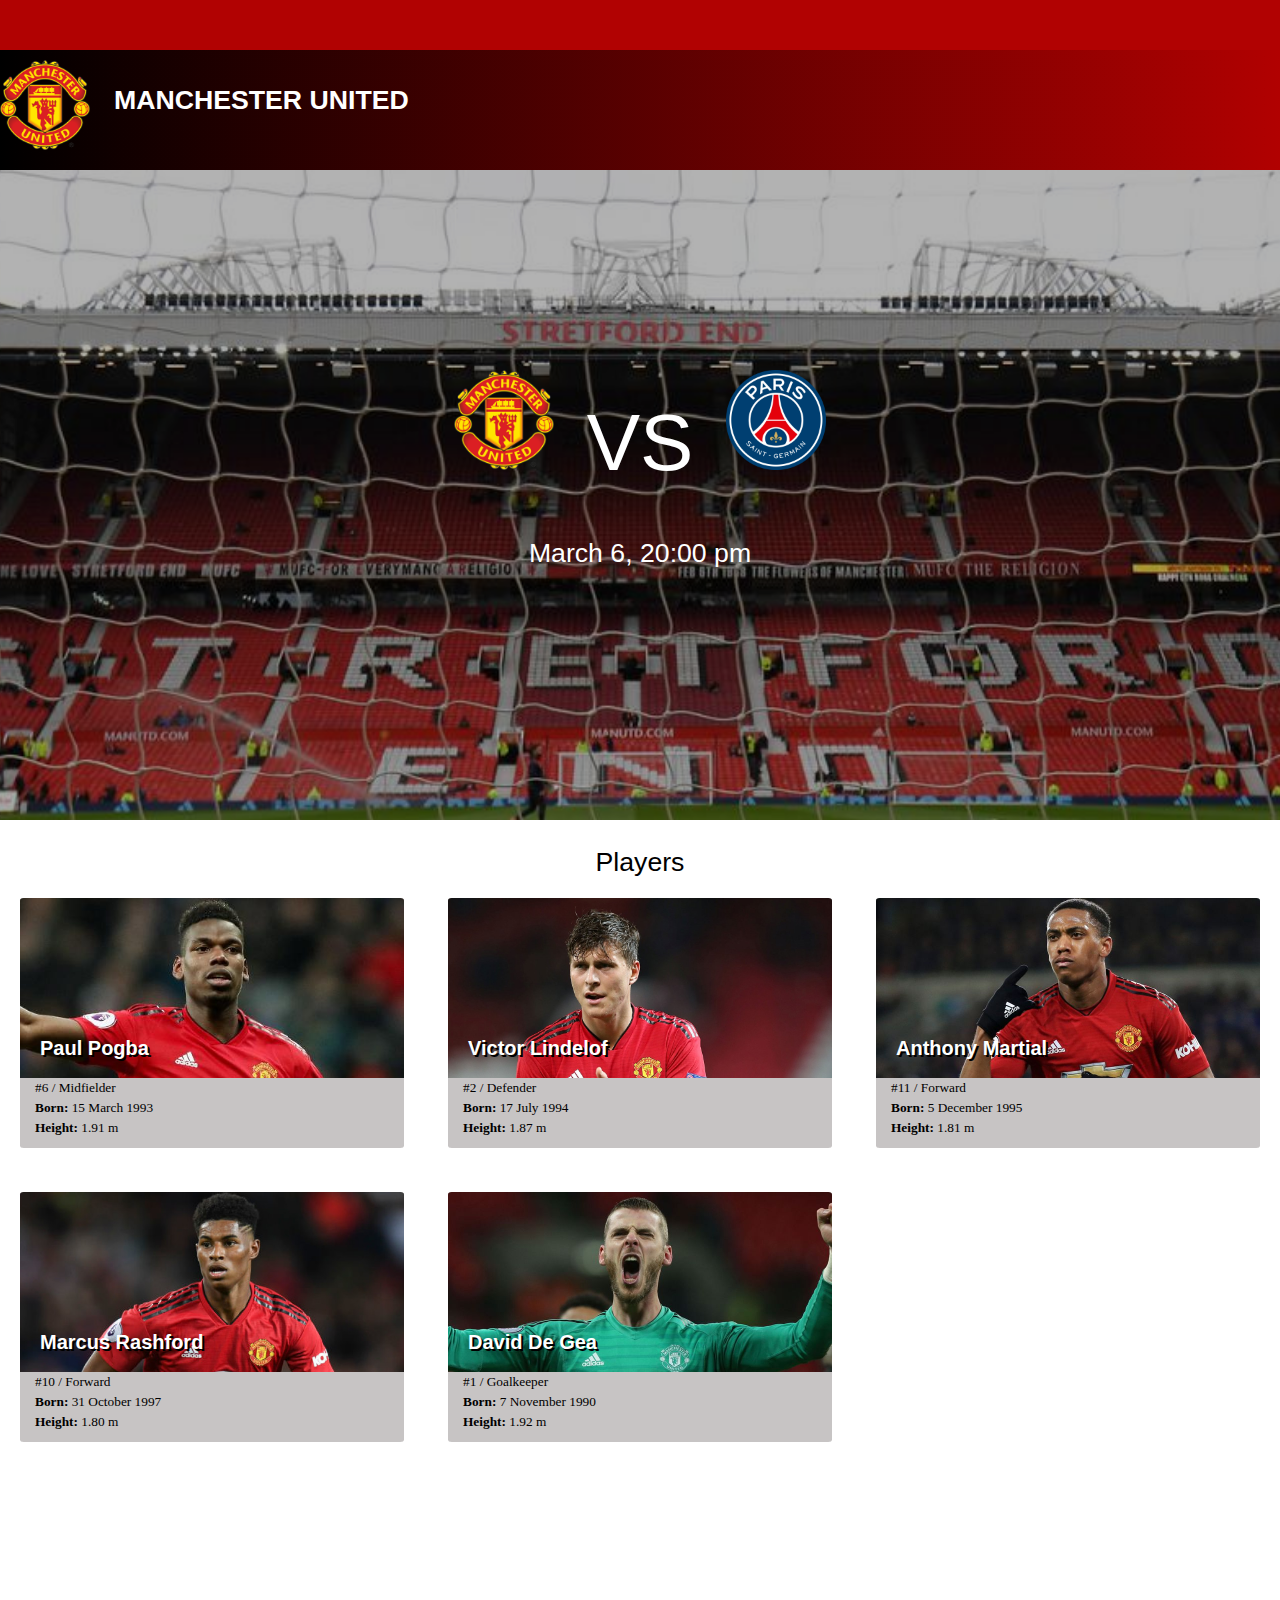
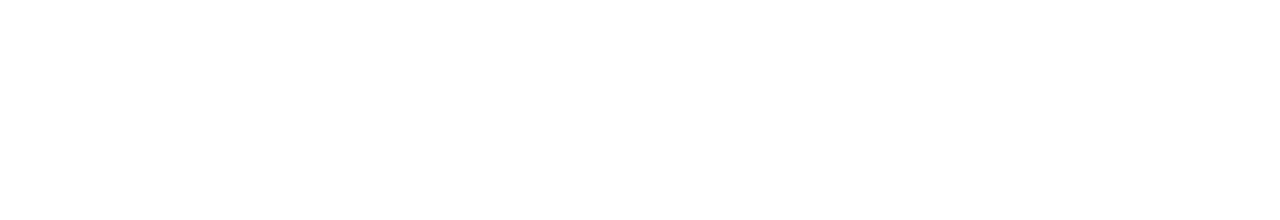
<file: index.html>
<!DOCTYPE html>
<html lang="en">
<head>
    <meta charset="utf-8">
    <title>Page Title</title>
    <meta name="viewport" content="width=device-width, initial-scale=1">
    <link rel="stylesheet" type="text/css" media="screen" href="main.css">
</head>
<body>
 
    <div class= "banner">
        <div class="logo"><img src="Image/logoMU.png" alt="tes"></div>
        <div class="TulisanBanner"><p>MANCHESTER UNITED</p></div>
    </div>
    
    <div class="content">
        <div class="highlight">
            <img src=Image/logoMU.png height="100" alt="Logo Manchester United">
            <p>VS</p> 
            <img src=Image/logoPSG.png height="100" alt="Logo Paris Saint Germain"> 

            <br>
            <p class=schedule>March 6, 20:00 pm</p>

        </div>
        <div class="SectionPlayers">
            <div class="heading">
                Players
            </div>
            <div class="PlayersContainer">
                <a class="players Pogba" href="#">
                    Paul Pogba
                </a>
                <p class="description">
                    #6 / Midfielder <br>
                    <b>Born:</b> 15 March 1993 <br>
                    <b>Height:</b> 1.91 m <br>
                </p>
            </div>
            <div class="PlayersContainer">
                <a class="players Lindelof">
                    Victor Lindelof
                    
                </a>
                <p class="description">
                    #2 / Defender <br>
                    <b>Born:</b> 17 July 1994 <br>
                    <b>Height:</b> 	1.87 m <br>
                </p>
            </div>
            <div class="PlayersContainer">
                <a class="players Martial">
                    Anthony Martial
                    
                </a>
                <p class="description">
                    #11 / Forward <br>
                    <b>Born:</b> 5 December 1995 <br>
                    <b>Height:</b> 1.81 m <br>
                </p>
            </div>
            <div class="PlayersContainer">
                <a class="players Rashford">
                    Marcus Rashford
                    
                </a>
                <p class="description">
                    #10 / Forward <br>
                    <b>Born:</b> 31 October 1997 <br>
                    <b>Height:</b> 1.80 m <br>
                </p>
            </div>
            <div class="PlayersContainer">
                <a class="players DeGea">
                    David De Gea
                    
                </a>
                <p class="description">
                    #1 / Goalkeeper <br>
                    <b>Born:</b> 7 November 1990  <br>
                    <b>Height:</b> 1.92 m <br>
                </p>
            </div>
        </div>

    </div>

    
</body>
</html>
</file>
<file: main.css>
*{
    box-sizing: border-box;
    margin: 0;
    z-index: 1;
}
body{
    background-color: rgb(177, 2, 2);
}
.logo{
    display: inline-block;   
    width: 100 px;
}
.logo img{
    height: 100px;
    vertical-align: middle;
    padding-top: 10px;
}
.TulisanBanner{
    color: white;
    display: inline-block;
    vertical-align: middle;
    padding-left: 20px;
    font-size: 20pt;
    font-family: 'Muli', sans-serif;
    font-weight: bolder;
}

.banner{
    margin-top:50px;
    background-image: linear-gradient(to right,black, rgb(177, 1, 1));
    height: 120px;
    vertical-align: middle;
}

.nav{
    background-color: rgb(177, 2, 2);
    vertical-align: top;
    height:33px;
    top: 0;
    position: fixed;
    width:100%;
    opacity: 0.90;
    z-index:4;
    font-family: 'Muli', sans-serif;
}
.nav a{
    padding: 0 15px 0 15px;
    display: inline-block;
    background-color rgb(177, 2, 2);
    color: black;
    text-decoration: none;
    height: 100%;
    text-align:center;
    padding-top:5px;
}

.nav ul{
    list-style: none;
    float: left;
    display: flex;
    text-align: center;
    height: 100%;
    
}

.nav a:hover{
    background-color: black;
    color: white;
    height: 150%;
}

.heading{
    text-align: center;
    background-color: rgb(177, 2, 2);
    font-family:'Muli', sans-serif;
}


/*content*/
.highlight{
    background-image: url("Image/OldTrafford.jpg");
    background-size: cover;
    background-position: 50%;
    text-align: center;
    height: 650px;
    background-repeat: no-repeat;
    padding-top: 200px;
    color: white;
    vertical-align: middle;
    font-size: 60pt;
    min-width: 300px;
    background-attachment: fixed;
    font-family: 'Muli', sans-serif;
    
}

.highlight::after{
    content:"";
    background-color:black;
    opacity:0.3;
    top:170px;
    left:0;
    bottom:0;
    right:0;
    position: absolute;
    z-index:1;
    height:650px;
}
.highlight p, .highlight img{
    display: inline-block;
    padding:0px 5px 0 5px;
    z-index:3;
    position: relative;

}
.highlight .schedule{
    font-size: 20pt;
    position: relative;
}

/* section players*/
.SectionPlayers{
    background-color:white;
    height: 1000px;
    Margin: 0 50;
}
.heading{
    font-size: 20pt;
    background-color: white;
    padding-top: 20pt;
}
.PlayersContainer{
    height:250px;
    background-color: rgb(199, 196, 196);
    width: 30%;
    margin: 20px;
    display: inline-block;
    border-radius: 1%;
    overflow: hidden;
    font-family: 'Noto Serif', serif;
    font-size: 10pt;
    line-height: 1.5em;
 
}
.description{
    padding-left:15px;

}

.players{
    height: 180px;
    width: 100%;
    float: left;
    overflow: hidden;
    padding-top: 140px;
    padding-left: 20px;
    color: white;
    font-family:'Muli', sans-serif;
    font-weight: bold;
    background-color:rgb(199, 196, 196);
    text-shadow: 2px 2px black;
    background-repeat: no-repeat;
    background-size: cover;
    font-size: 15pt;
}

.PlayersContainer a{
    text-decoration: none;
}
.PlayersContainer a:hover{
    background-size: 130%;
}
.Pogba {
    background-image: url("Image/Pogba.jpg");
    background-size: cover;

}
.Lindelof {
    background-image: url("Image/Lindelof.jpg");
    background-size: cover;

}
.Martial {
    background-image: url("Image/Martial.jpg");
    background-size: cover;
}

.Rashford {
    background-image: url("Image/Rashford.jpg");
    background-size: cover;
}
.DeGea{
    background-image: url("Image/Degea.jpg");
    background-size: cover;
}
hr{
    height: 5px;
    background-color: white;

}
</file>
